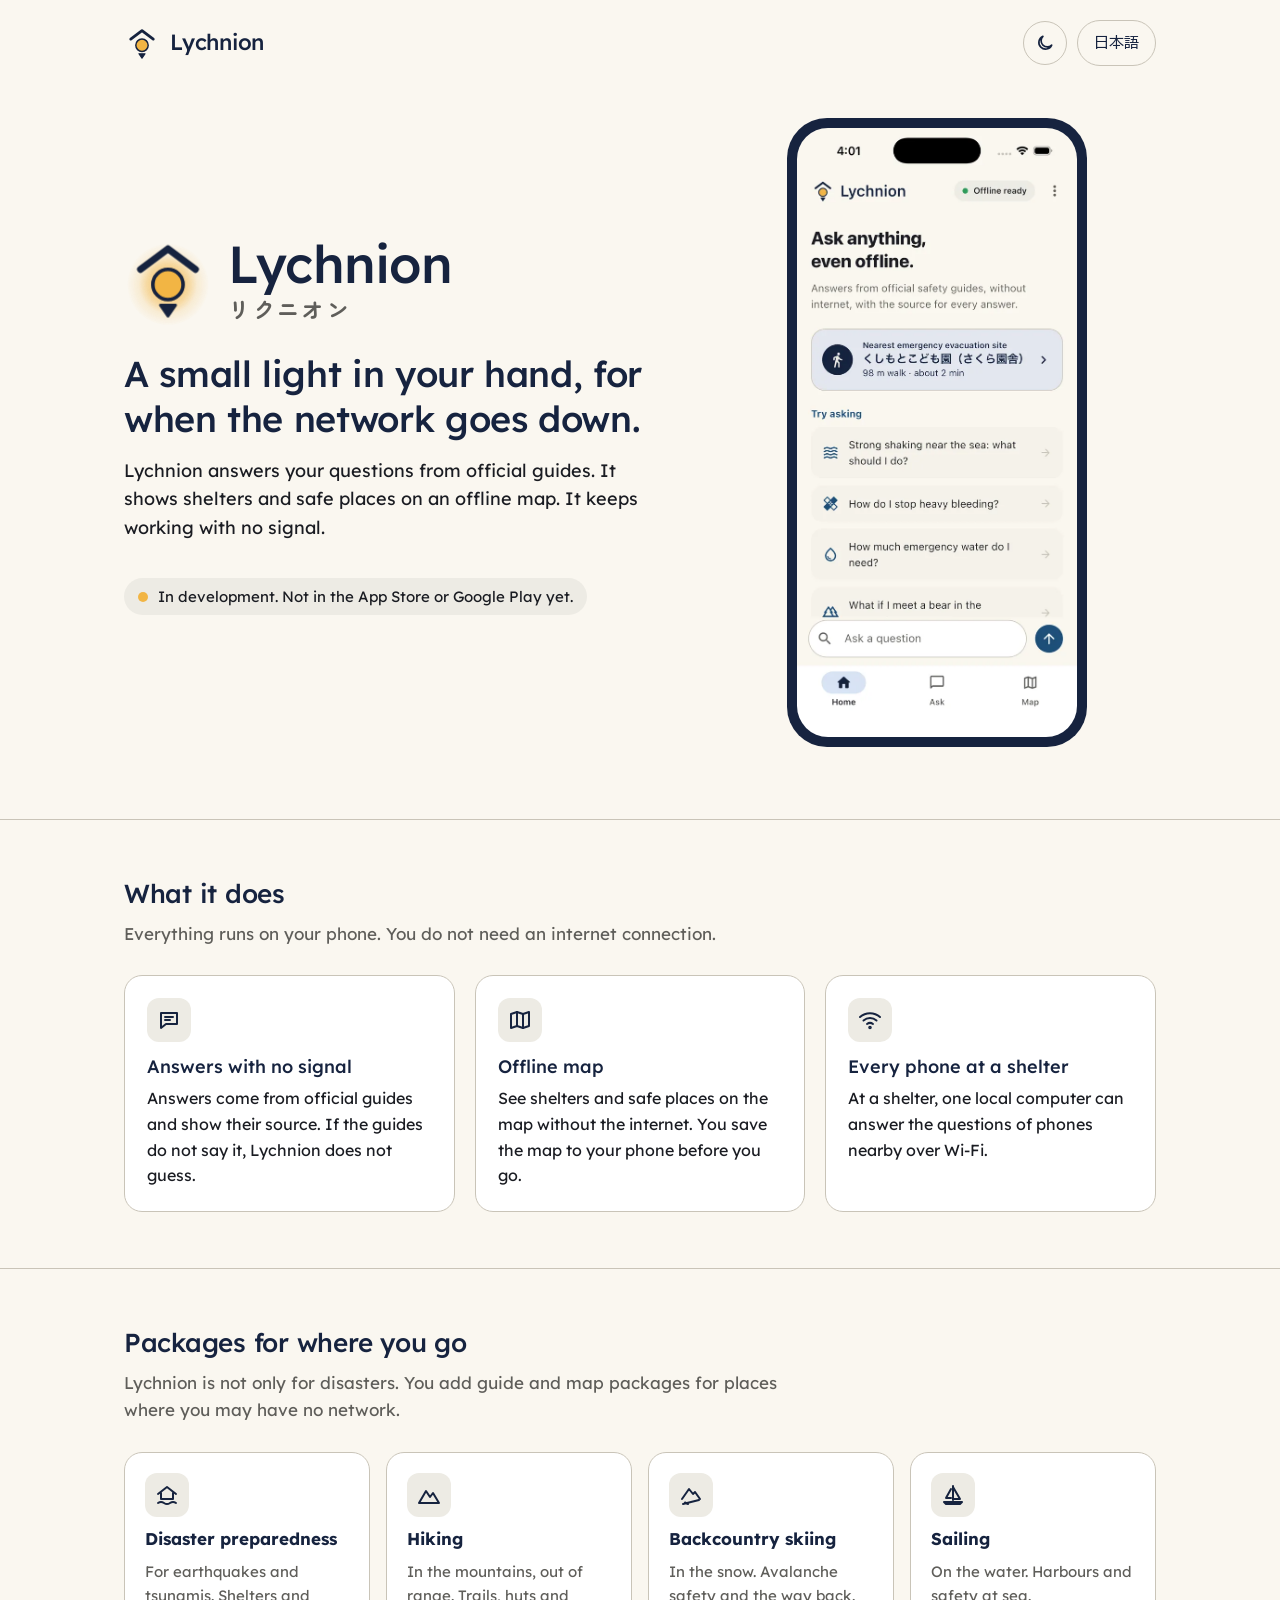
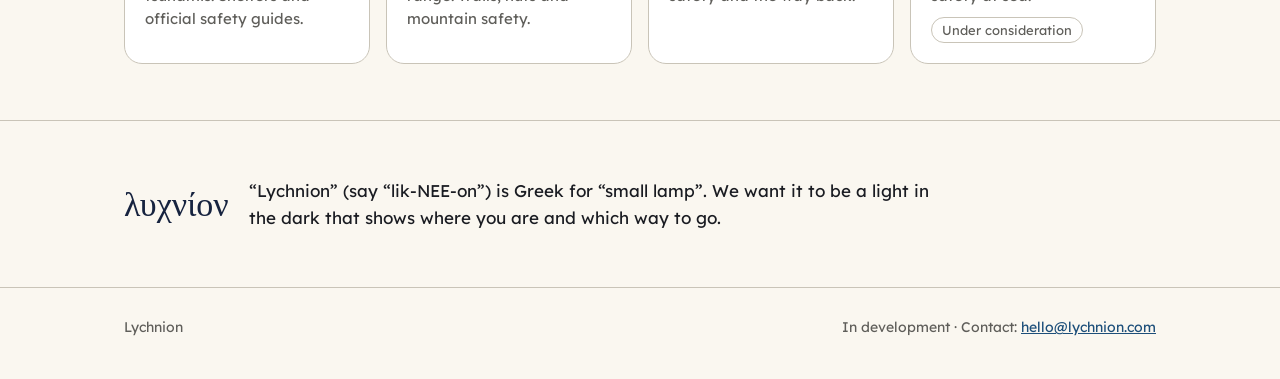
<file: index.html>
<!doctype html>
<html lang="en">
<head>
<meta charset="utf-8">
<meta name="viewport" content="width=device-width, initial-scale=1">
<title>Lychnion: a small light in your hand, for when the network goes down</title>
<meta name="description" content="Lychnion is an offline helper app. It answers questions from official guides and shows shelters and safe places on an offline map. In development.">
<link rel="canonical" href="https://lychnion.com/">
<link rel="alternate" hreflang="ja" href="https://lychnion.com/ja/">
<link rel="alternate" hreflang="en" href="https://lychnion.com/">
<link rel="alternate" hreflang="x-default" href="https://lychnion.com/">
<meta property="og:type" content="website">
<meta property="og:site_name" content="Lychnion">
<meta property="og:title" content="Lychnion">
<meta property="og:description" content="A small light in your hand, for when the network goes down. An offline helper app, in development.">
<meta property="og:url" content="https://lychnion.com/">
<meta property="og:image" content="https://lychnion.com/assets/og-en.png">
<meta property="og:locale" content="en_US">
<meta name="twitter:card" content="summary_large_image">
<meta name="theme-color" content="#FAF7F0" media="(prefers-color-scheme: light)">
<meta name="theme-color" content="#16233F" media="(prefers-color-scheme: dark)">
<link rel="icon" href="assets/favicon.svg" type="image/svg+xml">
<link rel="icon" href="assets/favicon-32.png" sizes="32x32" type="image/png">
<link rel="apple-touch-icon" href="assets/apple-touch-icon.png">
<link rel="preconnect" href="https://fonts.googleapis.com">
<link rel="preconnect" href="https://fonts.gstatic.com" crossorigin>
<script>try{var t=localStorage.getItem('theme');if(t==='light'||t==='dark')document.documentElement.dataset.theme=t}catch(e){}</script>
<link rel="stylesheet" href="https://fonts.googleapis.com/css2?family=BIZ+UDPGothic:wght@400;700&family=Lexend:wght@400;500&display=swap">
<link rel="stylesheet" href="https://fonts.googleapis.com/css2?family=Zen+Maru+Gothic:wght@700&text=%E3%83%AA%E3%82%AF%E3%83%8B%E3%82%AA%E3%83%B3&display=swap">
<link rel="stylesheet" href="assets/style.css">
</head>
<body>

<header class="wrap top">
  <a class="brand" href="./" aria-label="Lychnion home">
    <svg class="mark" viewBox="0 0 64 64" width="36" height="36" aria-hidden="true"><path class="roof" d="M12 25 L32 10 L52 25"/><circle class="light" cx="32" cy="36" r="11"/><path class="pin" d="M26.5 51 H37.5 L32 59 Z"/></svg>
    Lychnion
  </a>
  <div class="actions">
    <button class="theme-toggle" type="button" data-label-dark="Switch to dark mode" data-label-light="Switch to light mode" aria-label="Switch to dark mode">
      <svg class="moon" viewBox="0 0 24 24" aria-hidden="true"><path d="M20 14.5A8 8 0 1 1 9.5 4a6.5 6.5 0 0 0 10.5 10.5z"/></svg>
      <svg class="sun" viewBox="0 0 24 24" aria-hidden="true"><circle cx="12" cy="12" r="4"/><path d="M12 2v2M12 20v2M4.9 4.9l1.4 1.4M17.7 17.7l1.4 1.4M2 12h2M20 12h2M4.9 19.1l1.4-1.4M17.7 6.3l1.4-1.4"/></svg>
    </button>
    <a class="lang" href="ja/" hreflang="ja" lang="ja">日本語</a>
  </div>
</header>

<main>
  <div class="wrap hero">
    <div>
      <div class="lockup">
        <svg class="mark glow" viewBox="0 0 64 64" width="88" height="88" role="img" aria-label="Lychnion mark"><defs><radialGradient id="lxglow"><stop offset="0" stop-color="#FFD27A"/><stop offset="0.5" stop-color="#F2B544" stop-opacity="0.75"/><stop offset="1" stop-color="#F2B544" stop-opacity="0"/></radialGradient></defs><g class="halos"><circle class="lx halo2" cx="32" cy="36" r="30" fill="url(#lxglow)" opacity="0.45"/><circle class="lx halo" cx="32" cy="36" r="21" fill="url(#lxglow)" opacity="0.75"/></g><path class="lx roof" d="M12 25 L32 10 L52 25"/><circle class="lx core light" cx="32" cy="36" r="11"/><path class="lx pin" d="M26.5 51 H37.5 L32 59 Z"/></svg>
        <div class="names">
          <span class="latin">Lychnion</span>
          <span class="kana" lang="ja">リクニオン</span>
        </div>
      </div>
      <h1 class="tagline">A small light in your hand, for when the network goes down.</h1>
      <p class="lead">Lychnion answers your questions from official guides. It shows shelters and safe places on an offline map. It keeps working with no signal.</p>
      <p class="status"><span class="dot" aria-hidden="true"></span>In development. Not in the App Store or Google Play yet.</p>
    </div>
    <div class="phone">
      <img src="assets/phone-lychnion-en.webp" width="603" height="1311" alt="The Lychnion home screen: “Ask anything, even offline.”, the nearest emergency evacuation site, and some example questions.">
    </div>
  </div>

  <section>
    <div class="wrap">
      <h2>What it does</h2>
      <p class="section-lead">Everything runs on your phone. You do not need an internet connection.</p>
      <div class="grid">
        <div class="card">
          <div class="icon"><svg viewBox="0 0 24 24" aria-hidden="true"><path d="M4 5h16v11H9l-5 4z"/><path d="M8 9h8"/><path d="M8 12h5"/></svg></div>
          <h3>Answers with no signal</h3>
          <p>Answers come from official guides and show their source. If the guides do not say it, Lychnion does not guess.</p>
        </div>
        <div class="card">
          <div class="icon"><svg viewBox="0 0 24 24" aria-hidden="true"><path d="M9 4 3 6v14l6-2 6 2 6-2V4l-6 2z"/><path d="M9 4v14"/><path d="M15 6v14"/></svg></div>
          <h3>Offline map</h3>
          <p>See shelters and safe places on the map without the internet. You save the map to your phone before you go.</p>
        </div>
        <div class="card">
          <div class="icon"><svg viewBox="0 0 24 24" aria-hidden="true"><path d="M2 9a15 15 0 0 1 20 0"/><path d="M5.5 12.5a10 10 0 0 1 13 0"/><path d="M9 16a5 5 0 0 1 6 0"/><circle cx="12" cy="19.5" r="0.8"/></svg></div>
          <h3>Every phone at a shelter</h3>
          <p>At a shelter, one local computer can answer the questions of phones nearby over Wi‑Fi.</p>
        </div>
      </div>
    </div>
  </section>

  <section>
    <div class="wrap">
      <h2>Packages for where you go</h2>
      <p class="section-lead">Lychnion is not only for disasters. You add guide and map packages for places where you may have no network.</p>
      <ul class="packages">
        <li>
          <div class="icon"><svg viewBox="0 0 24 24" aria-hidden="true"><path d="M3 11 12 4l9 7"/><path d="M6 10v6h12v-6"/><path d="M3 20c2-1.4 4-1.4 6 0s4 1.4 6 0 4-1.4 6 0"/></svg></div>
          <strong>Disaster preparedness</strong>
          <span>For earthquakes and tsunamis. Shelters and official safety guides.</span>
        </li>
        <li>
          <div class="icon"><svg viewBox="0 0 24 24" aria-hidden="true"><path d="M2 20 9 8l4 6 3-4 6 10z"/></svg></div>
          <strong>Hiking</strong>
          <span>In the mountains, out of range. Trails, huts and mountain safety.</span>
        </li>
        <li>
          <div class="icon"><svg viewBox="0 0 24 24" aria-hidden="true"><path d="M3 16 10 6l4 5 2-2 5 7"/><path d="M4 21 20 17"/><path d="M6 19.5 9 21"/></svg></div>
          <strong>Backcountry skiing</strong>
          <span>In the snow. Avalanche safety and the way back.</span>
        </li>
        <li>
          <div class="icon"><svg viewBox="0 0 24 24" aria-hidden="true"><path d="M12 3v14"/><path d="M12 4l7 12h-7"/><path d="M10 6 5 15h5"/><path d="M3 19h18l-2 2H5z"/></svg></div>
          <strong>Sailing</strong>
          <span>On the water. Harbours and safety at sea.</span>
          <span class="tag">Under consideration</span>
        </li>
      </ul>
    </div>
  </section>

  <section>
    <div class="wrap name-note">
      <span class="greek" lang="el">λυχνίον</span>
      <p>“Lychnion” (say “lik-NEE-on”) is Greek for “small lamp”. We want it to be a light in the dark that shows where you are and which way to go.</p>
    </div>
  </section>
</main>

<footer>
  <div class="wrap">
    <span class="credit">Lychnion</span>
    <span>In development · Contact: <a href="mailto:hello@lychnion.com">hello@lychnion.com</a></span>
  </div>
</footer>

<script>
(function () {
  var root = document.documentElement;
  var btn = document.querySelector('.theme-toggle');
  var mq = window.matchMedia('(prefers-color-scheme: dark)');
  function isDark() { return root.dataset.theme ? root.dataset.theme === 'dark' : mq.matches; }
  function label() { btn.setAttribute('aria-label', isDark() ? btn.dataset.labelLight : btn.dataset.labelDark); }
  btn.addEventListener('click', function () {
    var next = isDark() ? 'light' : 'dark';
    root.dataset.theme = next;
    try { localStorage.setItem('theme', next); } catch (e) {}
    label();
  });
  mq.addEventListener('change', label);
  label();
})();
</script>
</body>
</html>
</file>
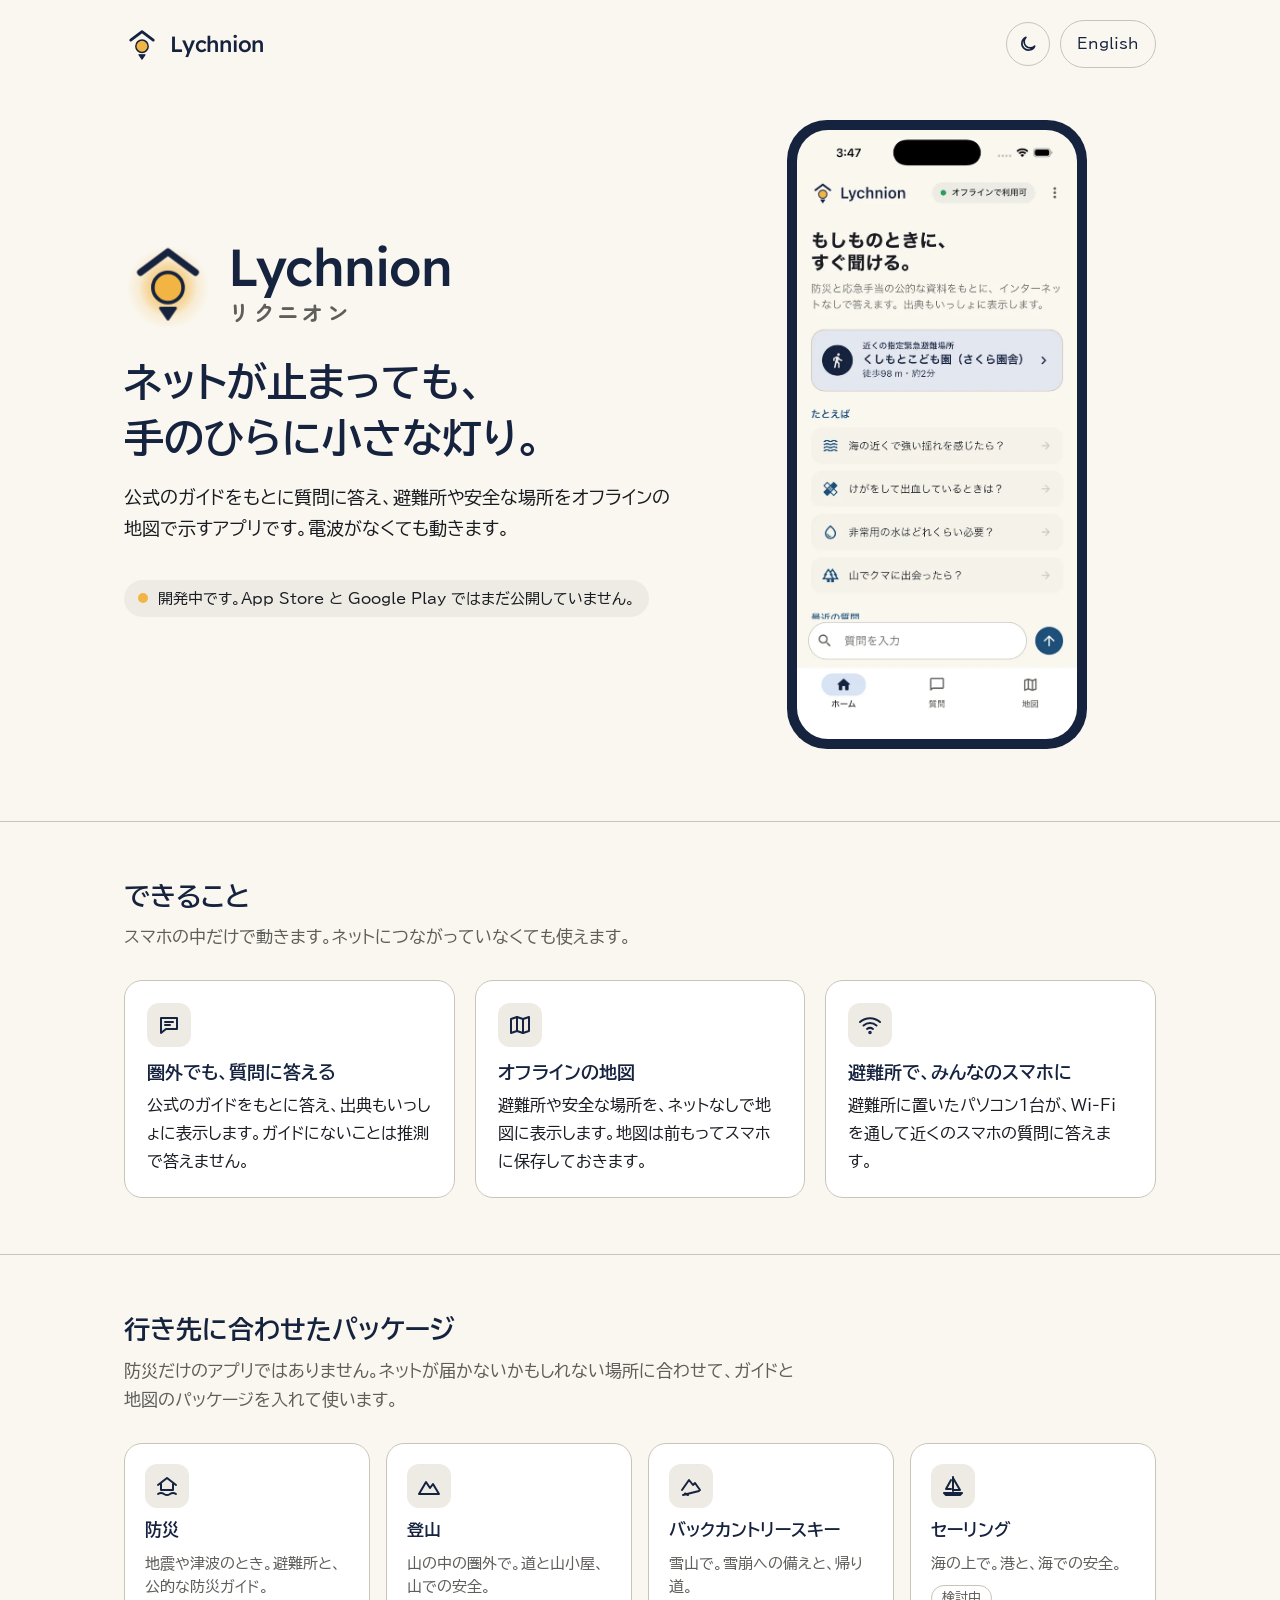
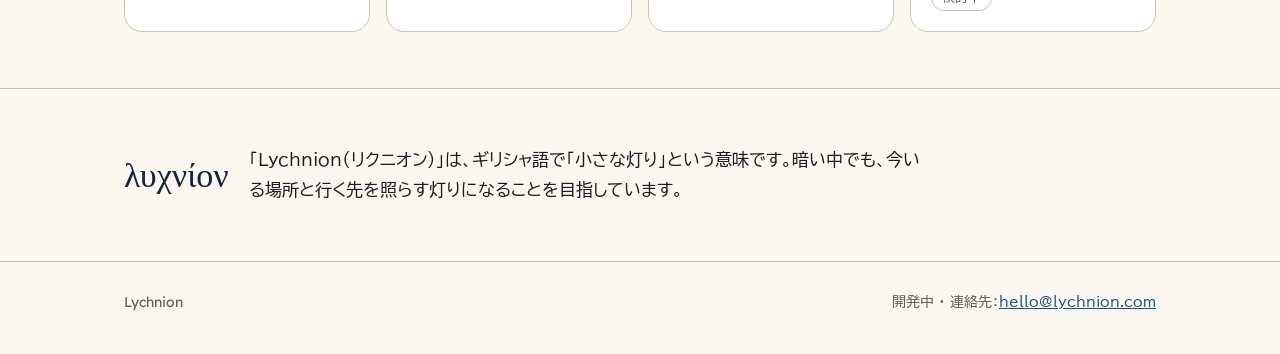
<file: ja/index.html>
<!doctype html>
<html lang="ja">
<head>
<meta charset="utf-8">
<meta name="viewport" content="width=device-width, initial-scale=1">
<title>Lychnion（リクニオン）｜ネットが止まっても、手のひらに小さな灯り。</title>
<meta name="description" content="Lychnion（リクニオン）は、ネットがつながらなくても使えるお助けアプリです。公式のガイドをもとに質問に答え、避難所や安全な場所をオフライン地図で示します。開発中。">
<link rel="canonical" href="https://lychnion.com/ja/">
<link rel="alternate" hreflang="ja" href="https://lychnion.com/ja/">
<link rel="alternate" hreflang="en" href="https://lychnion.com/">
<link rel="alternate" hreflang="x-default" href="https://lychnion.com/">
<meta property="og:type" content="website">
<meta property="og:site_name" content="Lychnion">
<meta property="og:title" content="Lychnion（リクニオン）">
<meta property="og:description" content="ネットが止まっても、手のひらに小さな灯り。公式ガイドから答え、オフライン地図で安全な場所を示すアプリ（開発中）。">
<meta property="og:url" content="https://lychnion.com/ja/">
<meta property="og:image" content="https://lychnion.com/assets/og-ja.png">
<meta property="og:locale" content="ja_JP">
<meta name="twitter:card" content="summary_large_image">
<meta name="theme-color" content="#FAF7F0" media="(prefers-color-scheme: light)">
<meta name="theme-color" content="#16233F" media="(prefers-color-scheme: dark)">
<link rel="icon" href="../assets/favicon.svg" type="image/svg+xml">
<link rel="icon" href="../assets/favicon-32.png" sizes="32x32" type="image/png">
<link rel="apple-touch-icon" href="../assets/apple-touch-icon.png">
<link rel="preconnect" href="https://fonts.googleapis.com">
<link rel="preconnect" href="https://fonts.gstatic.com" crossorigin>
<script>try{var t=localStorage.getItem('theme');if(t==='light'||t==='dark')document.documentElement.dataset.theme=t}catch(e){}</script>
<link rel="stylesheet" href="https://fonts.googleapis.com/css2?family=BIZ+UDPGothic:wght@400;700&family=Lexend:wght@400;500&display=swap">
<link rel="stylesheet" href="https://fonts.googleapis.com/css2?family=Zen+Maru+Gothic:wght@700&text=%E3%83%AA%E3%82%AF%E3%83%8B%E3%82%AA%E3%83%B3&display=swap">
<link rel="stylesheet" href="../assets/style.css">
</head>
<body>

<header class="wrap top">
  <a class="brand" href="./" aria-label="Lychnion ホーム">
    <svg class="mark" viewBox="0 0 64 64" width="36" height="36" aria-hidden="true"><path class="roof" d="M12 25 L32 10 L52 25"/><circle class="light" cx="32" cy="36" r="11"/><path class="pin" d="M26.5 51 H37.5 L32 59 Z"/></svg>
    Lychnion
  </a>
  <div class="actions">
    <button class="theme-toggle" type="button" data-label-dark="ダークモードに切り替え" data-label-light="ライトモードに切り替え" aria-label="ダークモードに切り替え">
      <svg class="moon" viewBox="0 0 24 24" aria-hidden="true"><path d="M20 14.5A8 8 0 1 1 9.5 4a6.5 6.5 0 0 0 10.5 10.5z"/></svg>
      <svg class="sun" viewBox="0 0 24 24" aria-hidden="true"><circle cx="12" cy="12" r="4"/><path d="M12 2v2M12 20v2M4.9 4.9l1.4 1.4M17.7 17.7l1.4 1.4M2 12h2M20 12h2M4.9 19.1l1.4-1.4M17.7 6.3l1.4-1.4"/></svg>
    </button>
    <a class="lang" href="../" hreflang="en" lang="en">English</a>
  </div>
</header>

<main>
  <div class="wrap hero">
    <div>
      <div class="lockup">
        <svg class="mark glow" viewBox="0 0 64 64" width="88" height="88" role="img" aria-label="Lychnion のマーク"><defs><radialGradient id="lxglow"><stop offset="0" stop-color="#FFD27A"/><stop offset="0.5" stop-color="#F2B544" stop-opacity="0.75"/><stop offset="1" stop-color="#F2B544" stop-opacity="0"/></radialGradient></defs><g class="halos"><circle class="lx halo2" cx="32" cy="36" r="30" fill="url(#lxglow)" opacity="0.45"/><circle class="lx halo" cx="32" cy="36" r="21" fill="url(#lxglow)" opacity="0.75"/></g><path class="lx roof" d="M12 25 L32 10 L52 25"/><circle class="lx core light" cx="32" cy="36" r="11"/><path class="lx pin" d="M26.5 51 H37.5 L32 59 Z"/></svg>
        <div class="names">
          <span class="latin" lang="en">Lychnion</span>
          <span class="kana">リクニオン</span>
        </div>
      </div>
      <h1 class="tagline">ネットが止まっても、<br>手のひらに小さな灯り。</h1>
      <p class="lead">公式のガイドをもとに質問に答え、避難所や安全な場所をオフラインの地図で示すアプリです。電波がなくても動きます。</p>
      <p class="status"><span class="dot" aria-hidden="true"></span>開発中です。App Store と Google Play ではまだ公開していません。</p>
    </div>
    <div class="phone">
      <img src="../assets/phone-lychnion.webp" width="603" height="1311" alt="Lychnion のホーム画面。「もしものときに、すぐ聞ける。」の見出し、近くの指定緊急避難場所、質問の例が並んでいる。">
    </div>
  </div>

  <section>
    <div class="wrap">
      <h2>できること</h2>
      <p class="section-lead">スマホの中だけで動きます。ネットにつながっていなくても使えます。</p>
      <div class="grid">
        <div class="card">
          <div class="icon"><svg viewBox="0 0 24 24" aria-hidden="true"><path d="M4 5h16v11H9l-5 4z"/><path d="M8 9h8"/><path d="M8 12h5"/></svg></div>
          <h3>圏外でも、質問に答える</h3>
          <p>公式のガイドをもとに答え、出典もいっしょに表示します。ガイドにないことは推測で答えません。</p>
        </div>
        <div class="card">
          <div class="icon"><svg viewBox="0 0 24 24" aria-hidden="true"><path d="M9 4 3 6v14l6-2 6 2 6-2V4l-6 2z"/><path d="M9 4v14"/><path d="M15 6v14"/></svg></div>
          <h3>オフラインの地図</h3>
          <p>避難所や安全な場所を、ネットなしで地図に表示します。地図は前もってスマホに保存しておきます。</p>
        </div>
        <div class="card">
          <div class="icon"><svg viewBox="0 0 24 24" aria-hidden="true"><path d="M2 9a15 15 0 0 1 20 0"/><path d="M5.5 12.5a10 10 0 0 1 13 0"/><path d="M9 16a5 5 0 0 1 6 0"/><circle cx="12" cy="19.5" r="0.8"/></svg></div>
          <h3>避難所で、みんなのスマホに</h3>
          <p>避難所に置いたパソコン1台が、Wi‑Fi を通して近くのスマホの質問に答えます。</p>
        </div>
      </div>
    </div>
  </section>

  <section>
    <div class="wrap">
      <h2>行き先に合わせたパッケージ</h2>
      <p class="section-lead">防災だけのアプリではありません。ネットが届かないかもしれない場所に合わせて、ガイドと地図のパッケージを入れて使います。</p>
      <ul class="packages">
        <li>
          <div class="icon"><svg viewBox="0 0 24 24" aria-hidden="true"><path d="M3 11 12 4l9 7"/><path d="M6 10v6h12v-6"/><path d="M3 20c2-1.4 4-1.4 6 0s4 1.4 6 0 4-1.4 6 0"/></svg></div>
          <strong>防災</strong>
          <span>地震や津波のとき。避難所と、公的な防災ガイド。</span>
        </li>
        <li>
          <div class="icon"><svg viewBox="0 0 24 24" aria-hidden="true"><path d="M2 20 9 8l4 6 3-4 6 10z"/></svg></div>
          <strong>登山</strong>
          <span>山の中の圏外で。道と山小屋、山での安全。</span>
        </li>
        <li>
          <div class="icon"><svg viewBox="0 0 24 24" aria-hidden="true"><path d="M3 16 10 6l4 5 2-2 5 7"/><path d="M4 21 20 17"/><path d="M6 19.5 9 21"/></svg></div>
          <strong>バックカントリースキー</strong>
          <span>雪山で。雪崩への備えと、帰り道。</span>
        </li>
        <li>
          <div class="icon"><svg viewBox="0 0 24 24" aria-hidden="true"><path d="M12 3v14"/><path d="M12 4l7 12h-7"/><path d="M10 6 5 15h5"/><path d="M3 19h18l-2 2H5z"/></svg></div>
          <strong>セーリング</strong>
          <span>海の上で。港と、海での安全。</span>
          <span class="tag">検討中</span>
        </li>
      </ul>
    </div>
  </section>

  <section>
    <div class="wrap name-note">
      <span class="greek" lang="el">λυχνίον</span>
      <p>「Lychnion（リクニオン）」は、ギリシャ語で「小さな灯り」という意味です。暗い中でも、今いる場所と行く先を照らす灯りになることを目指しています。</p>
    </div>
  </section>
</main>

<footer>
  <div class="wrap">
    <span class="credit">Lychnion</span>
    <span>開発中 · 連絡先：<a href="mailto:hello@lychnion.com">hello@lychnion.com</a></span>
  </div>
</footer>

<script>
(function () {
  var root = document.documentElement;
  var btn = document.querySelector('.theme-toggle');
  var mq = window.matchMedia('(prefers-color-scheme: dark)');
  function isDark() { return root.dataset.theme ? root.dataset.theme === 'dark' : mq.matches; }
  function label() { btn.setAttribute('aria-label', isDark() ? btn.dataset.labelLight : btn.dataset.labelDark); }
  btn.addEventListener('click', function () {
    var next = isDark() ? 'light' : 'dark';
    root.dataset.theme = next;
    try { localStorage.setItem('theme', next); } catch (e) {}
    label();
  });
  mq.addEventListener('change', label);
  label();
})();
</script>
</body>
</html>
</file>
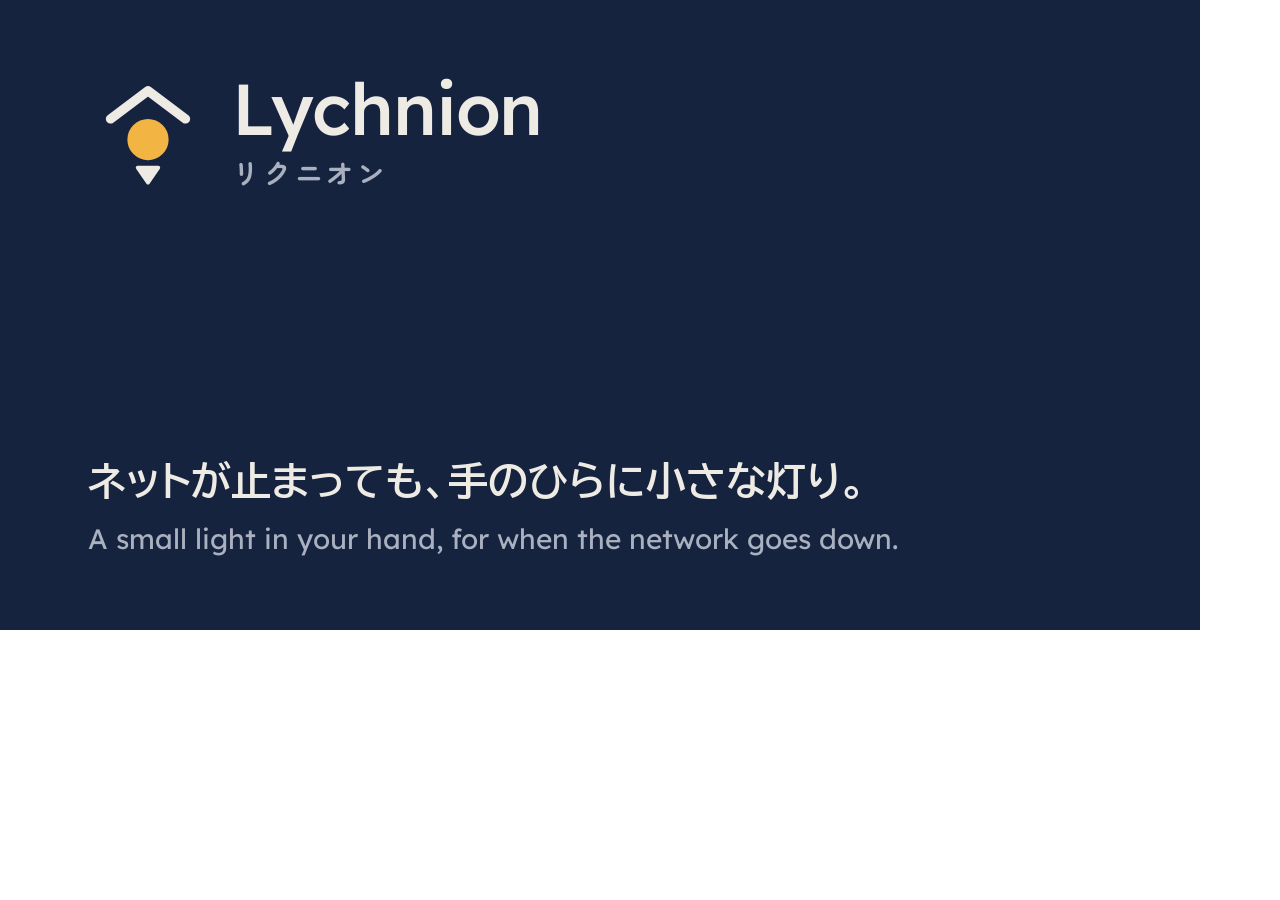
<file: tools/og.html>
<!doctype html>
<html><head><meta charset="utf-8">
<!-- Source of assets/og-ja.png and assets/og-en.png (1200x630). Render: tools/render-og.sh -->
<link rel="stylesheet" href="https://fonts.googleapis.com/css2?family=BIZ+UDPGothic:wght@700&family=Lexend:wght@400;500&family=Zen+Maru+Gothic:wght@700&display=swap">
<style>
html,body{margin:0;width:1200px;height:630px;overflow:hidden}
.c{width:1200px;height:630px;box-sizing:border-box;background:#16233F;padding:72px 88px;display:flex;flex-direction:column;justify-content:space-between;position:relative}
.l{display:flex;align-items:center;gap:24px}
.n{display:flex;flex-direction:column;gap:8px}
.lat{font-family:Lexend,sans-serif;font-weight:500;font-size:72px;letter-spacing:-.015em;line-height:1;color:#EDEBE4}
.k{font-family:'Zen Maru Gothic',sans-serif;font-weight:700;font-size:28px;letter-spacing:.12em;color:#A9B0BF}
.t{display:flex;flex-direction:column;gap:10px}
.ja{font-family:'BIZ UDPGothic',sans-serif;font-size:40px;font-weight:700;line-height:1.4;color:#EDEBE4}
.en{font-family:Lexend,sans-serif;font-size:28px;line-height:1.4;color:#A9B0BF}
.en.big{font-size:44px;font-weight:500;color:#EDEBE4;line-height:1.25}
</style></head><body>
<div class="c">
<div class="l"><svg viewBox="0 0 64 64" width="120" height="120"><path d="M12 25 L32 10 L52 25" fill="none" stroke="#EDEBE4" stroke-width="5" stroke-linecap="round" stroke-linejoin="round"/><circle cx="32" cy="36" r="11" fill="#F2B544"/><path d="M26.5 51 H37.5 L32 59 Z" fill="#EDEBE4" stroke="#EDEBE4" stroke-width="2" stroke-linejoin="round"/></svg>
<div class="n"><span class="lat">Lychnion</span><span class="k">リクニオン</span></div></div>
<div class="t" id="t"></div>
</div>
<script>
const en = location.hash === '#en';
document.getElementById('t').innerHTML = en
  ? '<span class="en big">A small light in your hand,<br>for when the network goes down.</span>'
  : '<span class="ja">ネットが止まっても、手のひらに小さな灯り。</span><span class="en">A small light in your hand, for when the network goes down.</span>';
</script>
</body></html>
</file>
<file: assets/style.css>
:root {
  --night: #16233F;
  --glow: #F2B544;
  --harbor: #1D4F7A;
  --sky: #9CC3EE;
  --paper: #FAF7F0;
  --ink: #1A1C22;
  --stone: #5F5E5A;
  --mist: #E6E2D8;
  --moon: #EDEBE4;

  --bg: var(--paper);
  --fg: var(--ink);
  --muted: var(--stone);
  --heading: var(--night);
  --card: #FFFFFF;
  --line: #C9C4B8;
  --link: var(--harbor);
  --chip: var(--moon);
  --mark-fg: var(--night);
  --mark-outline: 2.6px;
  --phone-bg: var(--night);
  --phone-ring: transparent;
  --show-sun: none;
  --show-moon: inline;
  --glow-strength: 0.85;
  color-scheme: light;
}

@media (prefers-color-scheme: dark) {
  :root:not([data-theme="light"]) {
    --bg: var(--night);
    --fg: var(--moon);
    --muted: #A9B0BF;
    --heading: var(--moon);
    --card: #1E2D4D;
    --line: #34446A;
    --link: var(--sky);
    --chip: #22314F;
    --mark-fg: var(--moon);
    --mark-outline: 0px;
    --phone-bg: #0B1426;
    --phone-ring: var(--line);
    --show-sun: inline;
    --show-moon: none;
    --glow-strength: 1;
    color-scheme: dark;
  }
}

:root[data-theme="dark"] {
  --bg: var(--night);
  --fg: var(--moon);
  --muted: #A9B0BF;
  --heading: var(--moon);
  --card: #1E2D4D;
  --line: #34446A;
  --link: var(--sky);
  --chip: #22314F;
  --mark-fg: var(--moon);
  --mark-outline: 0px;
  --phone-bg: #0B1426;
  --phone-ring: var(--line);
  --show-sun: inline;
  --show-moon: none;
  --glow-strength: 1;
  color-scheme: dark;
}

* { box-sizing: border-box; }

html { -webkit-text-size-adjust: 100%; }

body {
  margin: 0;
  background: var(--bg);
  color: var(--fg);
  font-family: 'BIZ UDPGothic', 'Hiragino Sans', 'Noto Sans JP', sans-serif;
  font-size: 17px;
  line-height: 1.75;
}

html[lang="en"] body {
  font-family: 'Lexend', 'BIZ UDPGothic', sans-serif;
  font-weight: 400;
  line-height: 1.6;
}

a { color: var(--link); }
a:hover { color: var(--heading); }

.wrap {
  max-width: 1080px;
  margin: 0 auto;
  padding: 0 24px;
}

/* Header */
.top {
  display: flex;
  align-items: center;
  justify-content: space-between;
  gap: 16px;
  padding-top: 20px;
  padding-bottom: 20px;
}

.brand {
  display: flex;
  align-items: center;
  gap: 10px;
  color: var(--heading);
  text-decoration: none;
  font-family: 'Lexend', sans-serif;
  font-weight: 500;
  font-size: 22px;
  letter-spacing: -0.01em;
}

.actions { display: flex; align-items: center; gap: 10px; }

.theme-toggle {
  width: 44px;
  height: 44px;
  display: inline-flex;
  align-items: center;
  justify-content: center;
  padding: 0;
  border: 1px solid var(--line);
  border-radius: 999px;
  background: transparent;
  color: var(--heading);
  cursor: pointer;
}
.theme-toggle:hover { background: var(--chip); }
.theme-toggle:focus-visible, .lang:focus-visible { outline: 2px solid var(--link); outline-offset: 2px; }
.theme-toggle svg { width: 20px; height: 20px; fill: none; stroke: currentColor; stroke-width: 2; stroke-linecap: round; stroke-linejoin: round; }
.theme-toggle .sun { display: var(--show-sun); }
.theme-toggle .moon { display: var(--show-moon); }

.lang {
  font-size: 15px;
  padding: 10px 16px;
  min-height: 44px;
  display: inline-flex;
  align-items: center;
  border: 1px solid var(--line);
  border-radius: 999px;
  text-decoration: none;
  color: var(--heading);
}
.lang:hover { background: var(--chip); color: var(--heading); }

/* Mark */
.mark .roof { fill: none; stroke: var(--mark-fg); stroke-width: 5; stroke-linecap: round; stroke-linejoin: round; }
.mark .light { fill: var(--glow); stroke: var(--night); stroke-width: var(--mark-outline); }
.mark .pin { fill: var(--mark-fg); stroke: var(--mark-fg); stroke-width: 2; stroke-linejoin: round; }

/* Glowing light (brand motion: switch on, then a slow living glow that settles) */
.glow { overflow: visible; }
.glow .lx { transform-box: fill-box; transform-origin: center; }
.glow .halos { opacity: var(--glow-strength); }
.glow .core { animation: lx-on 1.1s cubic-bezier(.2,.8,.2,1) both; }
.glow .roof { animation: lx-roof 0.9s ease-out 0.25s both; }
.glow .pin { animation: lx-pin 0.9s ease-out 0.4s both; }
.glow .halo { animation: lx-halo-in 1.2s ease-out 0.3s both, lx-halo 3.6s ease-in-out 1.5s 8; }
.glow .halo2 { animation: lx-halo-in 1.6s ease-out 0.5s both, lx-halo2 4.2s ease-in-out 2.1s 7; }
@keyframes lx-on { 0% { opacity: 0; transform: scale(.2); } 60% { opacity: 1; transform: scale(1.08); } 100% { opacity: 1; transform: scale(1); } }
@keyframes lx-roof { from { opacity: 0; transform: translateY(5px); } to { opacity: 1; transform: none; } }
@keyframes lx-pin { from { opacity: 0; transform: translateY(-5px); } to { opacity: 1; transform: none; } }
@keyframes lx-halo-in { from { opacity: 0; transform: scale(.5); } }
@keyframes lx-halo { 0%, 100% { transform: scale(1); opacity: .75; } 30% { transform: scale(1.06); opacity: .95; } 55% { transform: scale(1.01); opacity: .72; } 80% { transform: scale(1.05); opacity: .9; } }
@keyframes lx-halo2 { 0%, 100% { transform: scale(1); opacity: .45; } 45% { transform: scale(1.1); opacity: .6; } 75% { transform: scale(1.03); opacity: .4; } }
@media (prefers-reduced-motion: reduce) {
  .glow .core, .glow .roof, .glow .pin, .glow .halo, .glow .halo2 { animation: none; }
}

/* Hero */
.hero {
  display: grid;
  grid-template-columns: minmax(0, 1.25fr) minmax(0, 1fr);
  gap: 48px;
  align-items: center;
  padding-top: 32px;
  padding-bottom: 72px;
}

.lockup {
  display: flex;
  align-items: center;
  gap: 16px;
  margin-bottom: 28px;
}
.lockup .names { display: flex; flex-direction: column; gap: 6px; }
.lockup .latin {
  font-family: 'Lexend', sans-serif;
  font-weight: 500;
  font-size: 52px;
  line-height: 1;
  letter-spacing: -0.015em;
  color: var(--heading);
}
.lockup .kana {
  font-family: 'Zen Maru Gothic', sans-serif;
  font-weight: 700;
  font-size: 22px;
  letter-spacing: 0.12em;
  line-height: 1.1;
  color: var(--muted);
}

.tagline {
  margin: 0 0 16px;
  font-size: clamp(26px, 4.2vw, 40px);
  line-height: 1.4;
  font-weight: 700;
  color: var(--heading);
}
html[lang="en"] .tagline {
  font-family: 'Lexend', sans-serif;
  font-weight: 500;
  letter-spacing: -0.01em;
  line-height: 1.25;
  font-size: clamp(26px, 3.6vw, 36px);
}

.lead { margin: 0 0 20px; font-size: 18px; max-width: 34em; }

.status {
  display: inline-flex;
  align-items: center;
  gap: 10px;
  padding: 8px 14px;
  border-radius: 999px;
  background: var(--chip);
  color: var(--fg);
  font-size: 15px;
  line-height: 1.4;
}
.status .dot { width: 10px; height: 10px; border-radius: 50%; background: var(--glow); flex: none; }

.phone {
  justify-self: center;
  width: min(300px, 100%);
  border-radius: 40px;
  padding: 10px;
  background: var(--phone-bg);
  outline: 1px solid var(--phone-ring);
}
.phone img {
  display: block;
  width: 100%;
  height: auto;
  border-radius: 31px;
}

/* Sections */
section { padding: 56px 0; border-top: 1px solid var(--line); }

h2 {
  margin: 0 0 8px;
  font-size: 26px;
  line-height: 1.4;
  color: var(--heading);
}
html[lang="en"] h2 { font-family: 'Lexend', sans-serif; font-weight: 500; letter-spacing: -0.01em; }

.section-lead { margin: 0 0 28px; color: var(--muted); max-width: 40em; }

.grid {
  display: grid;
  grid-template-columns: repeat(3, minmax(0, 1fr));
  gap: 20px;
}

.card {
  background: var(--card);
  border: 1px solid var(--line);
  border-radius: 18px;
  padding: 22px;
}
.card h3 {
  margin: 12px 0 6px;
  font-size: 18px;
  line-height: 1.45;
  color: var(--heading);
}
html[lang="en"] .card h3 { font-family: 'Lexend', sans-serif; font-weight: 500; }
.card p { margin: 0; font-size: 16px; }

.icon {
  width: 44px;
  height: 44px;
  border-radius: 12px;
  background: var(--chip);
  display: flex;
  align-items: center;
  justify-content: center;
}
.icon svg { width: 24px; height: 24px; fill: none; stroke: var(--heading); stroke-width: 2; stroke-linecap: round; stroke-linejoin: round; }

.packages {
  list-style: none;
  margin: 0;
  padding: 0;
  display: grid;
  grid-template-columns: repeat(4, minmax(0, 1fr));
  gap: 16px;
}
.packages li {
  display: flex;
  flex-direction: column;
  gap: 10px;
  background: var(--card);
  border: 1px solid var(--line);
  border-radius: 18px;
  padding: 20px;
}
.packages strong { color: var(--heading); font-size: 17px; line-height: 1.4; }
.packages span { font-size: 15px; color: var(--muted); line-height: 1.55; }
.packages .tag {
  align-self: flex-start;
  font-size: 13px;
  padding: 2px 10px;
  border-radius: 999px;
  border: 1px solid var(--line);
  color: var(--muted);
}

.name-note { display: flex; gap: 20px; align-items: center; }
.name-note .greek {
  font-family: 'Lexend', serif;
  font-size: 34px;
  color: var(--heading);
  white-space: nowrap;
}
.name-note p { margin: 0; max-width: 40em; }

/* Footer */
footer {
  border-top: 1px solid var(--line);
  padding: 28px 0 40px;
  font-size: 14px;
  color: var(--muted);
}
footer .wrap { display: flex; justify-content: space-between; gap: 12px 24px; flex-wrap: wrap; }
footer .credit { font-family: 'Lexend', sans-serif; }

/* Phone width */
@media (max-width: 820px) {
  .hero { grid-template-columns: 1fr; gap: 40px; padding-bottom: 56px; }
  .grid { grid-template-columns: 1fr; }
  .packages { grid-template-columns: repeat(2, minmax(0, 1fr)); }
}

@media (max-width: 480px) {
  .wrap { padding-left: 16px; padding-right: 16px; }
  .hero { padding-top: 16px; }
  body { font-size: 16px; }
  .lockup .latin { font-size: 40px; }
  .lockup svg { width: 64px; height: 64px; }
  .packages { grid-template-columns: 1fr; }
  .name-note { flex-direction: column; align-items: flex-start; gap: 8px; }
  section { padding: 44px 0; }
}
</file>
